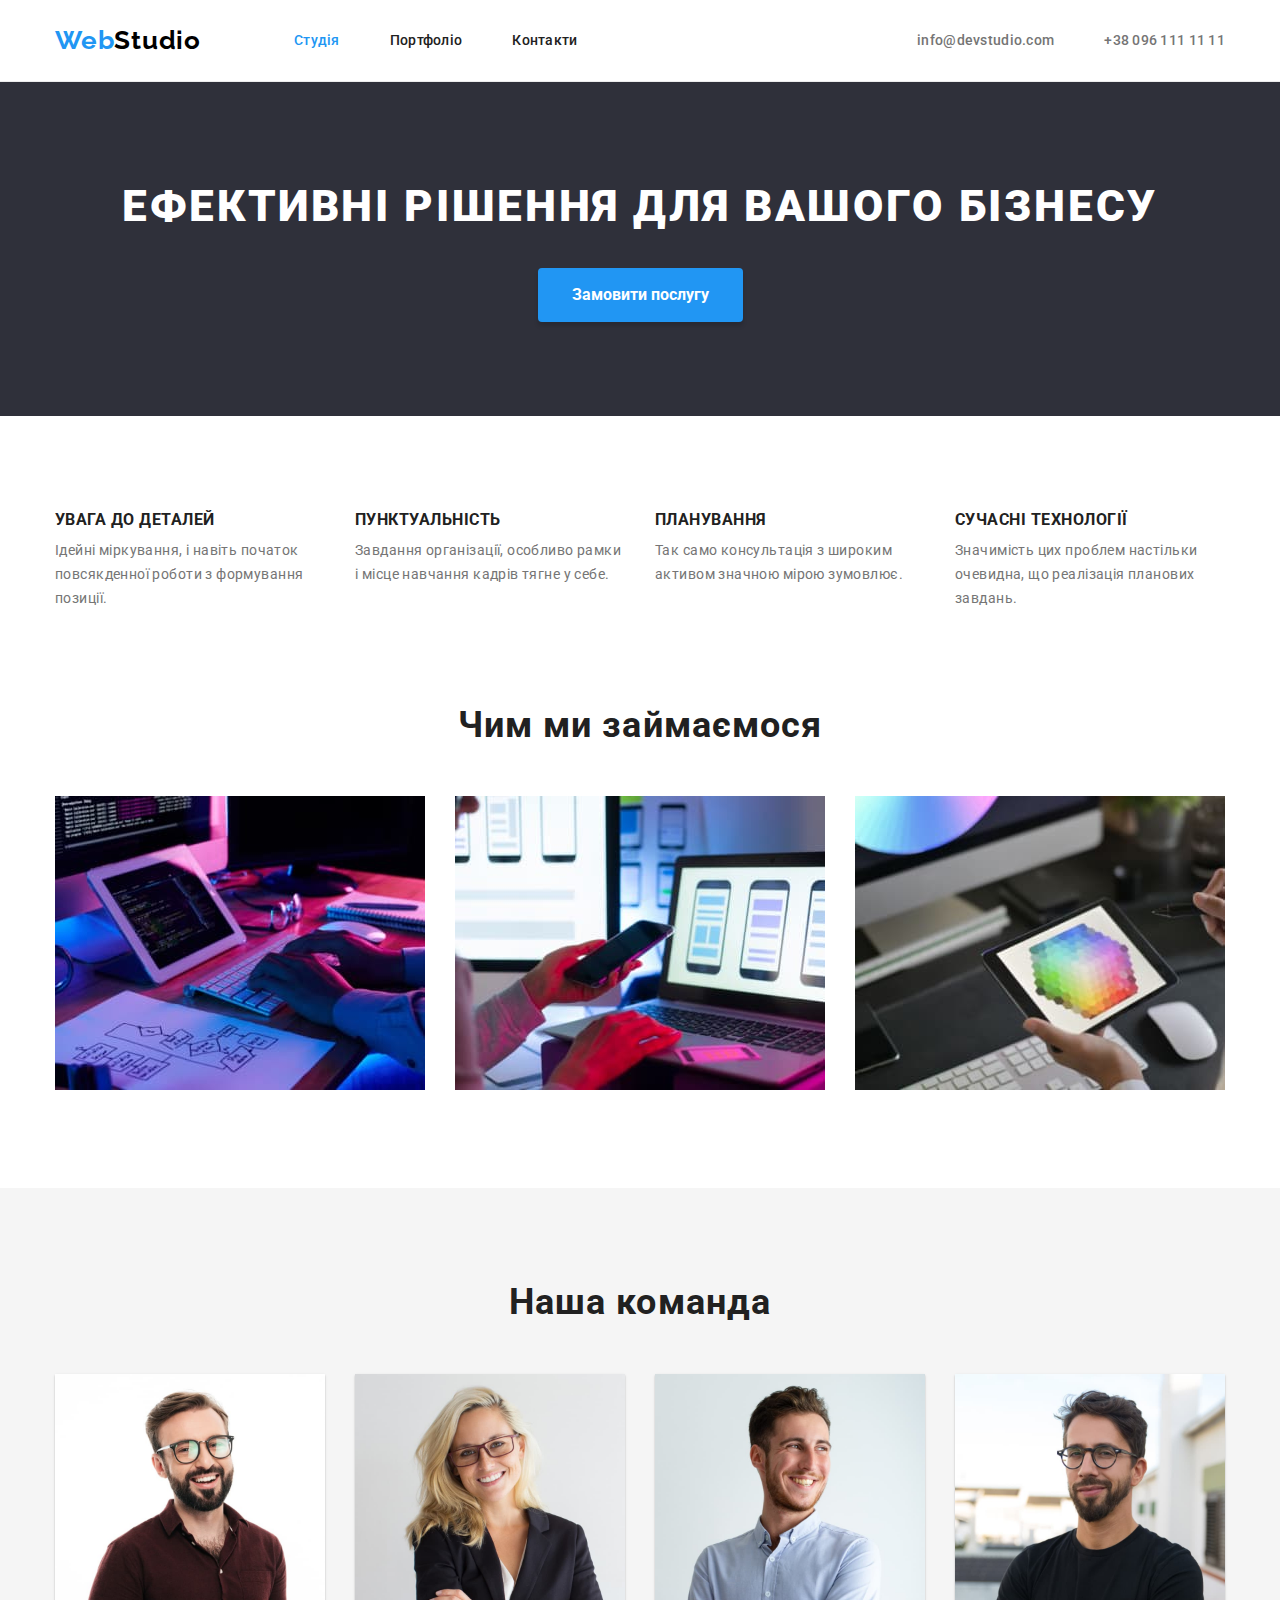
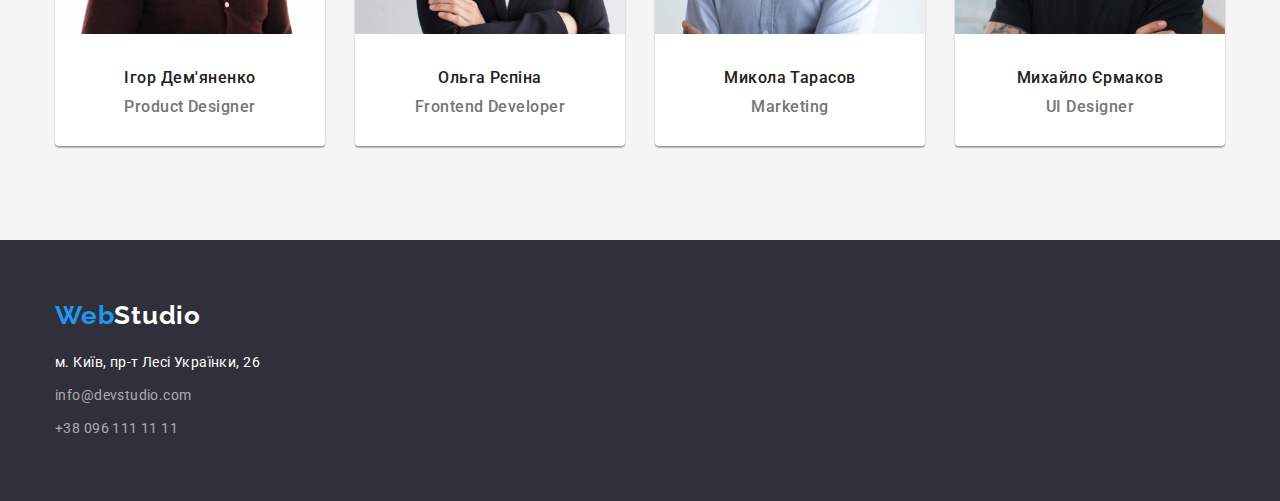
<file: index.html>
<!DOCTYPE html>
<html lang="uk">
<head>
    <meta charset="UTF-8">
    <meta http-equiv="X-UA-Compatible" content="IE=edge">
    <meta name="viewport" content="width=device-width, initial-scale=1.0">
    <title>WebStudio</title>
    <link href="https://fonts.googleapis.com/css2?family=Raleway:wght@700&family=Roboto:wght@400;500;700;900&display=swap"
        rel="stylesheet">
    <link rel="stylesheet" href="https://cdnjs.cloudflare.com/ajax/libs/modern-normalize/1.1.0/modern-normalize.min.css">
    <link rel="stylesheet" href="./css/style.css">
</head>
<body>
                <!-- Header -->
    <header>
        <div class="container nav-container">
            <a href ="./index.html" class="logo" lang="en">Web<span class="logoheader">Studio</span></a>

            <nav class="site-nav">
                <ul class="list">
                    <li class="item"><a href="./index.html" class="link current">Студія</a></li> 
                    <li class="item"><a href="./portfolio.html" class="link">Портфоліо</a></li> 
                    <li class="item"><a href="./contacts.html" class="link">Контакти</a></li> 
                </ul>
            </nav>

            <ul class="list auth-nav">
                <li class="item"><a href="mailto:info@devstudio.com" class="link auth">info@devstudio.com</a></li>
                <li class="item"><a href="tel:+380961111111" class="link auth">+38 096 111 11 11</a></li>
            </ul>
        </div>
    </header>

                <!-- Main -->
    <main>

        <section class="section hero">
            <div class="container">
                <h1 class="hero-title">Ефективні рішення для вашого бізнесу</h1>
                <button type="button" class="hero-button">Замовити послугу</button>
            </div>
        </section>

        <!-- Особливості -->
        <section class="section">
            <div class="container">
                <h2 class="title" hidden>Особливості</h2>
                <ul class="peculiarities list">
                    <li class="item">
                        <h3 class="sub-title">Увага до деталей</h3>
                        <p class="text">Ідейні міркування, і навіть початок повсякденної роботи з формування позиції.</p>
                    </li>
                    <li class="item">
                        <h3 class="sub-title">Пунктуальність</h3>
                        <p class="text">Завдання організації, особливо рамки і місце навчання кадрів тягне у себе.</p>
                    </li>
                    <li class="item">
                        <h3 class="sub-title">Планування</h3>
                        <p class="text">Так само консультація з широким активом значною мірою зумовлює.</p>
                    </li>
                    <li class="item">
                        <h3 class="sub-title">Сучасні технології</h3>
                        <p class="text">Значимість цих проблем настільки очевидна, що реалізація планових завдань.</p>
                    </li>
                </ul>
            </div>
        </section>
        <!-- Чим займаємося -->
        <section class="occupation section">
            <div class="container">
                <h2 class="title">Чим ми займаємося</h2>
                <ul class="occupation-list list">   
                    <li class="item">
                        <a href="#">
                            <img src="./images/box_1.jpg" alt="Складання алгоритмів" width="370">
                        </a>
                    </li>
                    <li class="item">
                        <a href="#">
                            <img src="./images/box_2.jpg" alt="Адаптивна верстка" width="370">
                        </a>
                    </li>
                    <li class="item">
                        <a href="#">
                            <img src="./images/box_3.jpg" alt="Підбір палітри" width="370">
                        </a>
                    </li>
                </ul>
            </div>
        </section>
        <!-- Наша команда -->
        <section class="section team">
            <div class="container">
                <h2 class="title">Наша команда</h2>
                <ul class="team-list list">
                    <li class="card">
                        <img src="./images/img1.jpg" alt="Учасник команди" width="270" class="card-img">
                        <div class="description">
                            <h3 class="card-title">Ігор Дем'яненко</h3>
                            <p class="card-subtitle">Product Designer</p>
                        </div>
                    </li>
                    <li class="card">
                        <img src="./images/img2.jpg" alt="Учасник команди" width="270" class="card-img">
                        <div class="description">
                            <h3 class="card-title">Ольга Рєпіна</h3>
                            <p class="card-subtitle">Frontend Developer</p> 
                        </div>               
                    </li>
                    <li class="card">
                        <img src="./images/img3.jpg" alt="Учасник команди" width="270" class="card-img">
                        <div class="description">
                            <h3 class="card-title">Микола Тарасов</h3>
                            <p class="card-subtitle">Marketing</p>     
                        </div>           
                    </li>
                    <li class="card">
                        <img src="./images/img4.jpg" alt="Учасник команди" width="270" class="card-img">
                        <div class="description">
                            <h3 class="card-title">Михайло Єрмаков</h3>
                            <p class="card-subtitle">UI Designer</p>
                        </div>
                    </li>
                </ul>
            </div>
        </section>

    </main>

                <!-- Footer -->
    <footer class="footer">
        <div class="container">
            <a href="./index.html" class="logo" lang="en">Web<span class="logofooter">Studio</span></a>
            <address>
                <ul class="list footer-auth-nav">
                    <li class="item"><a href="https://www.google.com/maps/place/%D0%B1%D1%83%D0%BB.+%D0%9B%D0%B5%D1%81%D0%B8+%D0%A3%D0%BA%D1%80%D0%B0%D0%B8%D0%BD%D0%BA%D0%B8,+26,+%D0%9A%D0%B8%D0%B5%D0%B2,+02000/@50.4265841,30.5361971,17z/data=!3m1!4b1!4m5!3m4!1s0x40d4cf0e033ecbe9:0x57a4dffefec77da0!8m2!3d50.4265807!4d30.5383858" target="_blank" rel="noreferrer noopener" class="link address">
                м. Київ, пр-т Лесі Українки, 26</a>
                    </li>
                    <li class="item"><a href="mailto:info@devstudio.com" class="link address address-color">info@devstudio.com</a></li>
                    <li class="item"><a href="tel:+380961111111" class="link address address-color">+38 096 111 11 11</a></li>
                </ul>
            </address>
        </div>
    </footer>
    
</body>
</html>
</file>
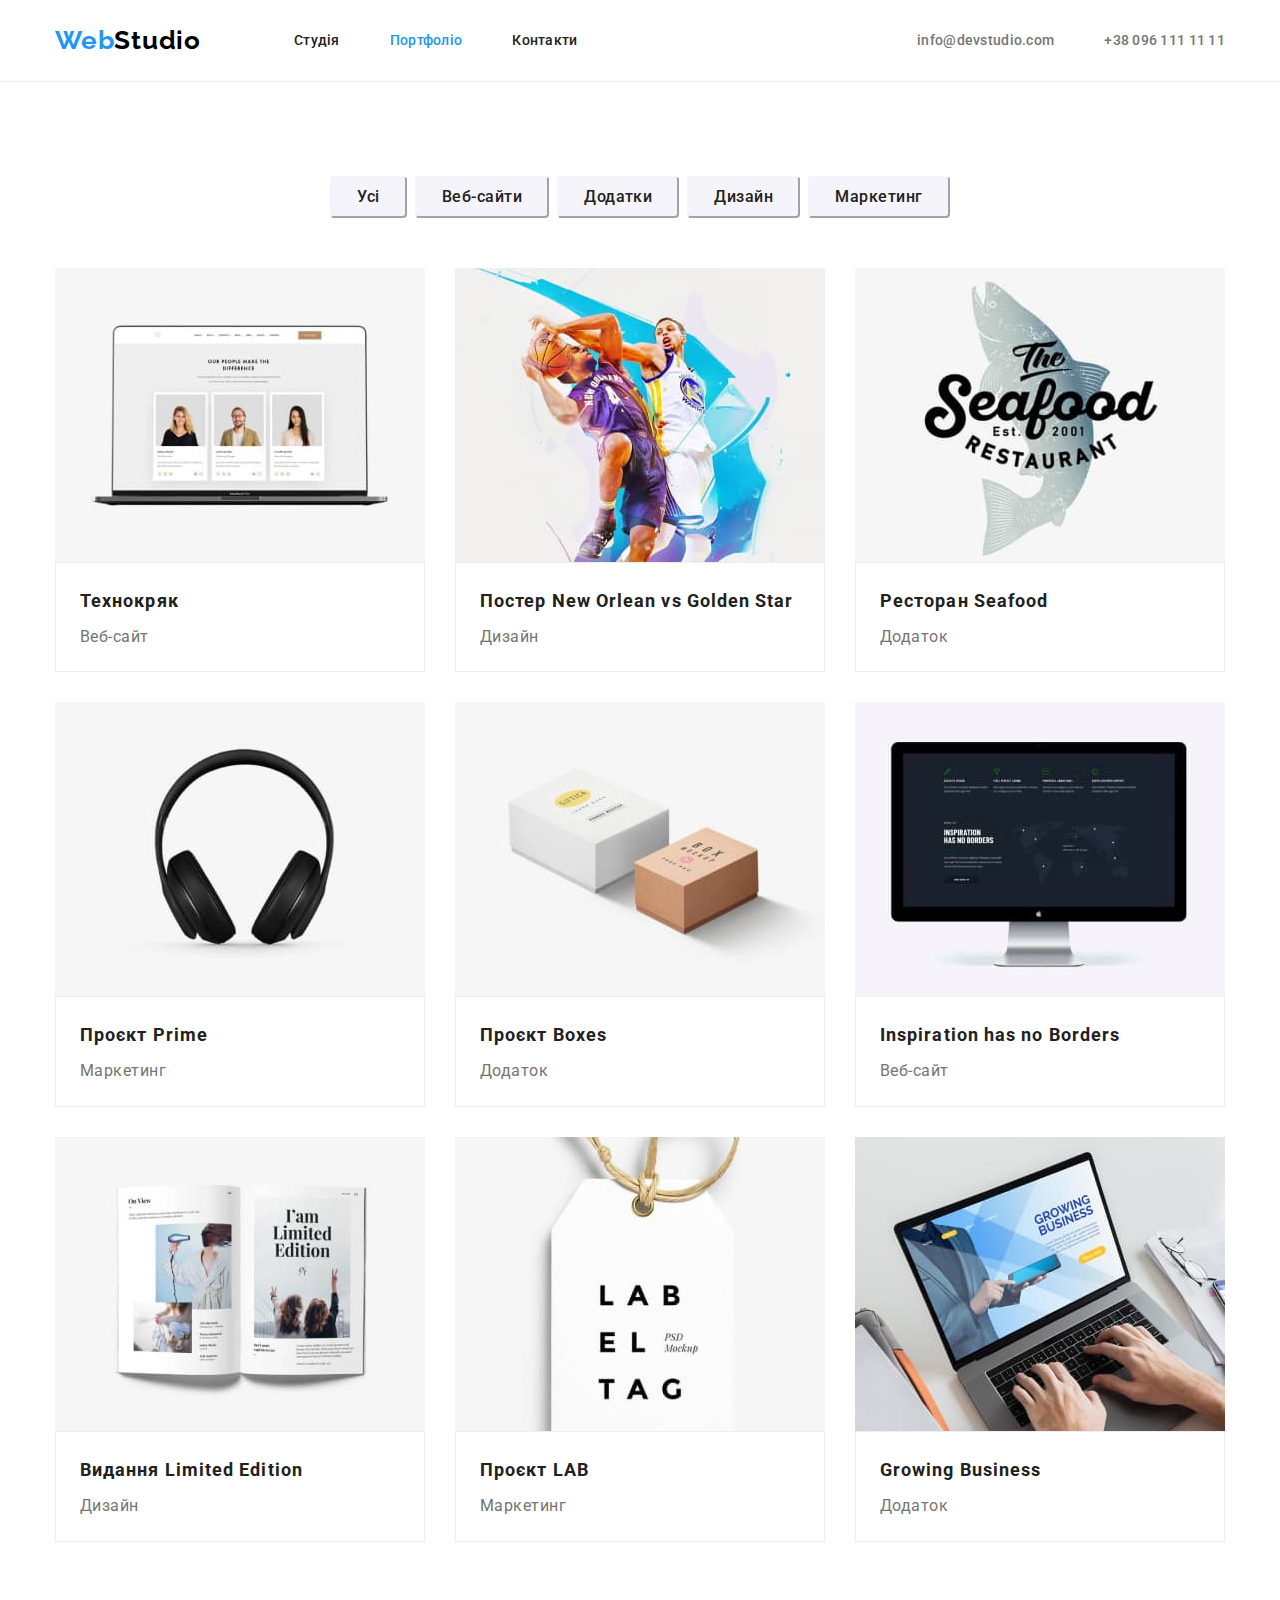
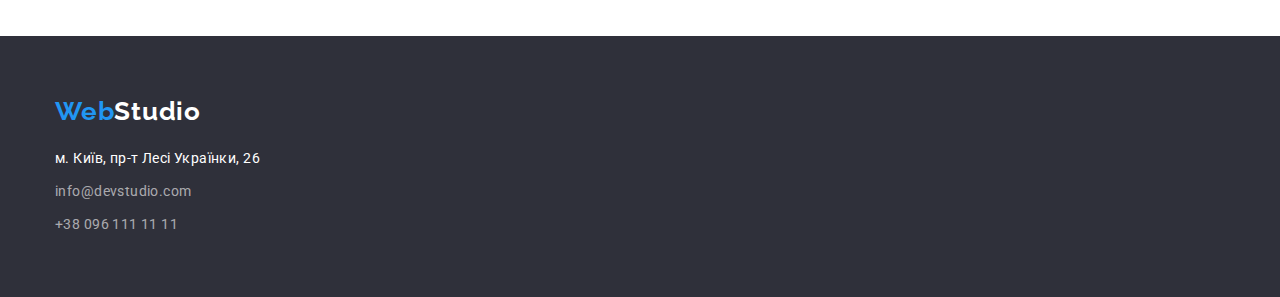
<file: portfolio.html>
<!DOCTYPE html>
<html lang="uk">
<head>
    <meta charset="UTF-8">
    <meta http-equiv="X-UA-Compatible" content="IE=edge">
    <meta name="viewport" content="width=device-width, initial-scale=1.0">
    <title>Portfolio</title>
    <link
        href="https://fonts.googleapis.com/css2?family=Raleway:wght@700&family=Roboto:wght@400;500;700;900&display=swap"
        rel="stylesheet">
    <link rel="stylesheet" href="https://cdnjs.cloudflare.com/ajax/libs/modern-normalize/1.1.0/modern-normalize.min.css">
    <link rel="stylesheet" href="./css/style.css">
</head>
<body>
                <!-- Header -->
        <header>
            <div class="container nav-container">
                <a href="./index.html" class="logo" lang="en">Web<span class="logoheader">Studio</span></a>
        
                <nav class="site-nav">
                    <ul class="list">
                        <li class="item"><a href="./index.html" class="link">Студія</a></li>
                        <li class="item"><a href="./portfolio.html" class="link current">Портфоліо</a></li>
                        <li class="item"><a href="./contacts.html" class="link">Контакти</a></li>
                    </ul>
                </nav>
        
                <ul class="list auth-nav">
                    <li class="item"><a href="mailto:info@devstudio.com" class="link auth">info@devstudio.com</a></li>
                    <li class="item"><a href="tel:+380961111111" class="link auth">+38 096 111 11 11</a></li>
                </ul>
            </div>
        </header>
                <!--Main-->
    <main>
         
        <section class="section">
            <div class="container">
                <h1 hidden>Портфоліо</h1>
                <ul class="list filters">
                    <li class="item"><button type="button" class="button">Усі</button></li>
                    <li class="item"><button type="button" class="button">Веб-сайти</button></li>
                    <li class="item"><button type="button" class="button">Додатки</button></li>
                    <li class="item"><button type="button" class="button">Дизайн</button></li>
                    <li class="item"><button type="button" class="button">Маркетинг</button></li>
                </ul>
            
                <ul class="list project">
                    <li class="item">
                        <a href="#"  class="link">
                            <img src="./images/project1.jpg" alt="Зображення веб-сайту Технокряк" width="370" class="project-img">
                            <div class="project-text">
                                <h3 class="project-title">Технокряк</h3>
                                <p class="project-sub-title">Веб-сайт</p>
                            </div>
                            <p hidden>Текст карточки при ховере</p>
                        </a>
                    </li>
                    <li class="item">
                        <a href="#" class="link">
                            <img src="./images/project2.jpg" alt="Постер. Баскетболісти з м'ячем" width="370" class="project-img">
                            <div class="project-text">
                                <h2 class="project-title">Постер New Orlean vs Golden Star</h2>
                                <p class="project-sub-title">Дизайн</p>
                            </div>
                            <p hidden>Текст карточки при ховере</p>
                        </a>
                    </li>
                    <li class="item">
                        <a href="#" class="link">
                            <img src="./images/project3.jpg" alt="Емблема ресторану морської їжі" width="370" class="project-img">
                            <div class="project-text">
                                <h2 class="project-title">Ресторан Seafood</h2>
                                <p class="project-sub-title">Додаток</p>
                            </div>
                            <p hidden>Текст карточки при ховере</p>
                        </a>
                    </li>
                    <li class="item">
                        <a href="#" class="link">
                            <img src="./images/project4.jpg" alt="Зображення навушників" width="370" class="project-img">
                            <div class="project-text">
                                <h2 class="project-title">Проєкт Prime</h2>
                                <p class="project-sub-title">Маркетинг</p>
                            </div>
                            <p hidden>Текст карточки при ховере</p>
                        </a>
                    </li>
                    <li class="item">
                        <a href="#" class="link">
                            <img src="./images/project5.jpg" alt="Дві коробки білого та коричневого кольору" width="370" class="project-img">
                            <div class="project-text">
                                <h2 class="project-title">Проєкт Boxes</h2>
                                <p class="project-sub-title">Додаток</p>
                            </div>
                            <p hidden>Текст карточки при ховере</p>
                        </a>
                    </li>
                    <li class="item">
                        <a href="#" class="link">
                            <img src="./images/project6.jpg" alt="Зображення моноблоку фірми Апл" width="370" class="project-img">
                            <div class="project-text">
                                <h2 class="project-title">Inspiration has no Borders</h2>
                                <p class="project-sub-title">Веб-сайт</p>
                            </div>
                            <p hidden>Текст карточки при ховере</p>
                        </a>
                    </li>
                    <li class="item">
                        <a href="#" class="link">
                            <img src="./images/project7.jpg" alt="Розворот журналу" width="370" class="project-img">
                            <div class="project-text">
                                <h2 class="project-title">Видання Limited Edition</h2>
                                <p class="project-sub-title">Дизайн</p>
                           </div>
                            <p hidden>Текст карточки при ховере</p>
                        </a>
                    </li>
                    <li class="item">
                        <a href="#" class="link">
                            <img src="./images/project8.jpg" alt="Зображення етикетки" width="370" class="project-img">
                            <div class="project-text">
                                <h2 class="project-title">Проєкт LAB</h2>
                                <p class="project-sub-title">Маркетинг</p>
                            </div>
                            <p hidden>Текст карточки при ховере</p>
                        </a>
                    </li>
                    <li class="item">
                        <a href="#" class="link">
                            <img src="./images/project9.jpg" alt="Ноутбук" width="370" class="project-img">
                            <div class="project-text">
                                <h2 class="project-title">Growing Business</h2>
                                <p class="project-sub-title">Додаток</p>
                            </div>
                            <p hidden>Текст карточки при ховере</p>
                        </a>
                    </li>
                </ul>
            </div>
        </section>
    </main>
                <!-- Footer -->
    <footer class="footer">
        <div class="container">
            <a href="./index.html" class="logo" lang="en">Web<span class="logofooter">Studio</span></a>
            <address>
                <ul class="list footer-auth-nav">
                    <li class="item"><a
                            href="https://www.google.com/maps/place/%D0%B1%D1%83%D0%BB.+%D0%9B%D0%B5%D1%81%D0%B8+%D0%A3%D0%BA%D1%80%D0%B0%D0%B8%D0%BD%D0%BA%D0%B8,+26,+%D0%9A%D0%B8%D0%B5%D0%B2,+02000/@50.4265841,30.5361971,17z/data=!3m1!4b1!4m5!3m4!1s0x40d4cf0e033ecbe9:0x57a4dffefec77da0!8m2!3d50.4265807!4d30.5383858"
                            target="_blank" rel="noreferrer noopener" class="link address">
                            м. Київ, пр-т Лесі Українки, 26</a>
                    </li>
                    <li class="item"><a href="mailto:info@devstudio.com"
                            class="link address address-color">info@devstudio.com</a></li>
                    <li class="item"><a href="tel:+380961111111" class="link address address-color">+38 096 111 11 11</a>
                    </li>
                </ul>
            </address>
        </div>
    </footer>
</body>
</html>
</file>
<file: css/style.css>
:root{
    --title-color: #212121;
    --text-color: #757575;
    --accent-color: #2196F3;
    --secondary-text-color: #000000;
    --secondary-title-color: #ffffff;
    --first-bgcolor:#2F303A;
    --second-bgcolor:#f5f5f5;

}

h1,
h2,
h3,
h4,
h5,
h6,
p,
ul {
	margin-top: 0;
    Padding: 0;
}

p, 
ul{
    margin-bottom: 0;
}

body{
    color: var(--text-color);

    font-family: Roboto, sans-serif;
    font-style: normal;
    font-weight: 400;
    font-size: 14px;
    line-height: 1.2;
    letter-spacing: 0.02em;
}

/* -----index----- */
/* -----header----- */

header{
    border-bottom: 1px solid #ECECEC;
}

.container{
    max-width: 1200px;
    margin: 0 auto;
    padding: 0 15px;
}

.nav-container{
    display: flex;
    align-items: center;
}

.site-nav .list{
    display: flex;
}

.site-nav .item:not(:last-child){
    margin-right: 50px;
}

.site-nav .item,
.auth-nav .item{
    padding: 32px 0;
}

.auth-nav{
    display: flex;
    margin-left: auto;
}

.auth-nav .item:not(:last-child){
    margin-right: 50px;
}

.logo{
    margin-right: 93px;
    color: var(--accent-color);

    font-family: Raleway;
    font-weight: 700;
    font-size: 26px;
    letter-spacing: 0.03em;

    text-decoration: none;
}

.logoheader{
    color: var(--secondary-text-color);
}

.logofooter{
    color: var(--secondary-title-color);
}

.link{
    color: var(--title-color);

    font-weight: 500;
    font-size: 14px;
    line-height: 1.14;
    letter-spacing: 0.02em;
    text-decoration: none;
}

.auth{
    color: var(--text-color);
}

.link:hover,
.link:focus,
.link.current{
    color: var(--accent-color);
}

/* -----nav----- */

.list{
    list-style: none;;
}

/* -----main----- */
/* -----hero----- */

.hero{
    background-color: var(--first-bgcolor);
}

.hero-title{
    margin-bottom: 30px;
    
    color: var(--secondary-title-color);
    font-weight: 900;
    font-size: 44px;
    line-height: 1.4;

    text-align: center;
    letter-spacing: 0.06em;
    text-transform: uppercase;
}

.hero-button{
    display: block;
    padding: 10px 32px;
    margin: 0 auto;
    border: 2px solid var(--accent-color);
    border-radius: 4px;

    color: var(--secondary-title-color);
    background-color: var(--accent-color);

    font-weight: 700;
    font-size: 16px;
    line-height: 1.88;
        
    box-shadow: 0px 4px 4px rgba(0, 0, 0, 0.15);
    cursor: pointer;
}

/* -----section----- */

.section{
    padding: 94px 0;
}

.peculiarities{
    display: flex;
    flex-wrap: wrap;
    justify-content: center;
}

.title{
    margin-bottom: 50px;

    color: var(--title-color);

    font-weight: 700;
    font-size: 36px;
    line-height: 1.16;
    text-align: center;
    letter-spacing: 0.03em;
}

.sub-title{
    margin-bottom: 10px;

    color: var(--title-color);
    
    font-weight: 700;
    letter-spacing: 0.03em;
    text-transform: uppercase;
}

.peculiarities .item{
    margin-right: 30px;
    width: calc((100% - 90px) / 4);
}

.peculiarities .item:nth-child(4n){
    margin-right: 0;
}

.occupation{
    padding-top: 0;
}

.occupation-list{
    display: flex;
}

.occupation .item:not(:last-child){
    margin-right: 30px;
}

.text{
    line-height: 1.7;
    letter-spacing: 0.03em;
}

/* -----team----- */

.team{
    background-color: var(--second-bgcolor);
}

.team-list{
    display: flex;
}

.team-list .card:not(:last-child){
    margin-right: 30px;
}

.card{
    background: #FFFFFF;
    box-shadow: 0px 1px 3px rgba(0, 0, 0, 0.12),
    0px 1px 1px rgba(0, 0, 0, 0.14),
    0px 2px 1px rgba(0, 0, 0, 0.2);
    border-radius: 0px 0px 4px 4px;
}

.card-img{
    margin-bottom: 30px;
}

.card-title{
    margin-bottom: 10px;
}

.card-title,
.card-subtitle{
    color: var(--title-color);

    font-weight: 500;
    font-size: 16px;
    letter-spacing: 0.03em;
    
    text-align: center;
}

.card-subtitle{
    margin-bottom: 30px;

    color: var(--text-color);
    font-weight: 500;
}

/* -----portfolio----- */

.filters{
    display: flex;
    justify-content: center;
    margin-bottom: 50px;
}

.filters .item:not(:last-child){
    margin-right: 8px;
}

.button{
    padding: 6px 25px;
    border-radius: 4px;

    color: var(--title-color);
    background-color: #f5f4fa;
    border-color: #f5f4fa;

    font-family: Roboto, sans-serif;
    font-style: normal;
    font-weight: 500;
    font-size: 16px;
    line-height: 1.6;

    text-align: center;
    letter-spacing: 0.03em;
}

.button:hover,
.button:focus{
    color: var(--secondary-title-color);

    background-color: var(--accent-color);
    border-color: var(--accent-color);
    
    cursor: pointer;
}

.project{
    display: flex;
    flex-wrap: wrap;
    gap: 30px;
    text-decoration: none;
}

/* .project .item:not(:nth-child(3n)){
    margin-right: 30px;
    Використовується gap: 30px;
} */

.project-img{
    display: block;
}

.project-text{
    padding: 20px 24px;
    border: 1px solid #EEEEEE;
}

/* .project .item:not(:nth-last-child(-n + 3)){
    margin-bottom: 30px;
    Використовується gap: 30px;
} */

.project-title{
    margin-bottom: 4px;

    color: var(--title-color);

    font-weight: 700;
    font-size: 18px;
    line-height: 2;
    letter-spacing: 0.06em;
}

 .project-sub-title{
    color: var(--text-color);

    font-weight: 400;
    font-size: 16px;
    line-height: 1.8;
    letter-spacing: 0.03em;
    
    text-transform: none;
}

/* -----footer----- */

.footer{
    padding: 60px 0;
    background-color: var(--first-bgcolor);
}

.footer .logo{
    display: block;
    margin-bottom: 20px;
}

.footer .link{
    font-weight: 400;
}

.address{
    color: var(--secondary-title-color);
    font-style: normal;
    line-height: 1.7;
    letter-spacing: 0.03em;
}

.address-color{
    color: rgba(255, 255, 255, 0.6);
}

.footer-auth-nav .item:not(:last-child){
    margin-bottom: 9px;
}
</file>
